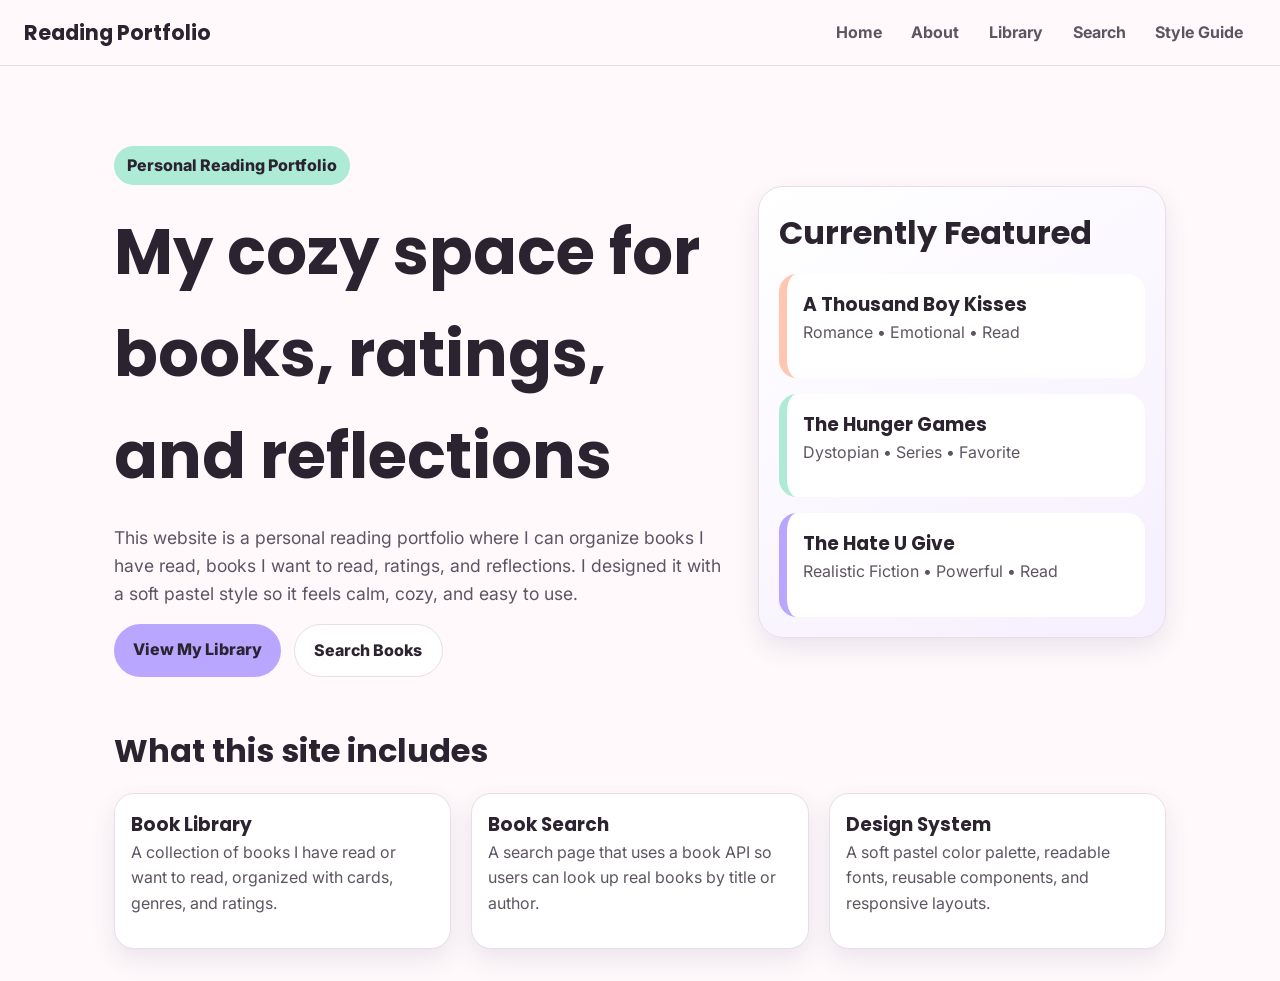
<file: index.html>
<!DOCTYPE html>
<html>
<head>
<title>Home</title>
<link rel="stylesheet" href="styles.css">
<link href="https://fonts.googleapis.com/css2?family=Inter:wght@400;500;600;700&family=Poppins:wght@500;600;700&display=swap" rel="stylesheet">
</head>
<body>

<nav>
<div class="logo">Reading Portfolio</div>
<div>
<a href="index.html">Home</a>
<a href="about.html">About</a>
<a href="library.html">Library</a>
<a href="search.html">Search</a>
<a href="style-guide.html">Style Guide</a>
</div>
</nav>

<div class="container">

<section class="hero">
<div>
<p class="eyebrow">Personal Reading Portfolio</p>
<h1>My cozy space for books, ratings, and reflections</h1>
<p class="hero-text">
This website is a personal reading portfolio where I can organize books I have read, books I want to read, ratings, and reflections. I designed it with a soft pastel style so it feels calm, cozy, and easy to use.
</p>

<div class="button-row">
<a class="home-btn primary" href="library.html">View My Library</a>
<a class="home-btn secondary" href="search.html">Search Books</a>
</div>
</div>

<div class="hero-card">
<h2>Currently Featured</h2>

<div class="featured-book peach">
<h3>A Thousand Boy Kisses</h3>
<p>Romance • Emotional • Read</p>
</div>

<div class="featured-book mint">
<h3>The Hunger Games</h3>
<p>Dystopian • Series • Favorite</p>
</div>

<div class="featured-book purple">
<h3>The Hate U Give</h3>
<p>Realistic Fiction • Powerful • Read</p>
</div>
</div>
</section>

<section>
<h2>What this site includes</h2>

<div class="grid">
<div class="card">
<h3>Book Library</h3>
<p>A collection of books I have read or want to read, organized with cards, genres, and ratings.</p>
</div>

<div class="card">
<h3>Book Search</h3>
<p>A search page that uses a book API so users can look up real books by title or author.</p>
</div>

<div class="card">
<h3>Design System</h3>
<p>A soft pastel color palette, readable fonts, reusable components, and responsive layouts.</p>
</div>
</div>
</section>

</div>

</body>
</html>
</file>
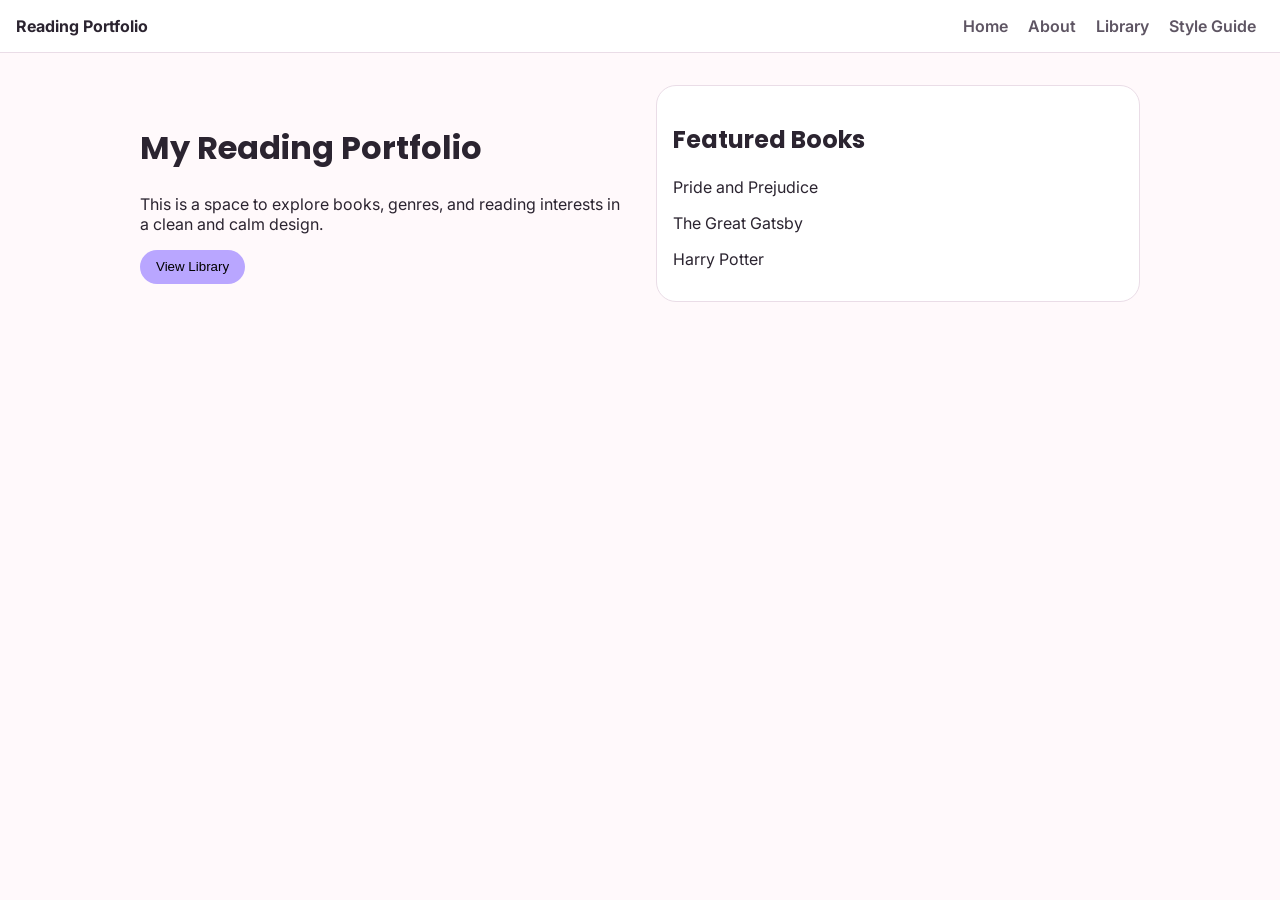
<file: chatgptversion/index.html>
<!DOCTYPE html>
<html>
<head>
<meta charset="UTF-8">
<title>Reading Portfolio</title>

<link href="https://fonts.googleapis.com/css2?family=Inter:wght@400;500;600;700&family=Poppins:wght@500;600;700&display=swap" rel="stylesheet">

<style>

:root{
--bg:#fff9fb;
--surface:#ffffff;
--primary:#b9a6ff;
--mint:#aeebd6;
--peach:#ffc7b2;
--blue:#d9e5ff;
--pink:#ffd9e8;
--text:#2b2430;
--text2:#5e5563;
--border:#eadde7;
--radius:20px;
}

body{
margin:0;
font-family:Inter;
background:var(--bg);
color:var(--text);
}

nav{
display:flex;
justify-content:space-between;
padding:1rem;
border-bottom:1px solid var(--border);
position:sticky;
top:0;
background:white;
}

nav a{
margin:0 0.5rem;
text-decoration:none;
font-weight:600;
color:var(--text2);
}

.container{
max-width:1000px;
margin:auto;
padding:2rem;
}

.page{
display:none;
}

.active{
display:block;
}

h1,h2{
font-family:Poppins;
}

.hero{
display:grid;
grid-template-columns:1fr 1fr;
gap:2rem;
align-items:center;
}

.card{
background:white;
padding:1rem;
border-radius:20px;
border:1px solid var(--border);
}

.grid{
display:grid;
grid-template-columns:repeat(auto-fit,minmax(250px,1fr));
gap:1rem;
}

.book-cover{
height:150px;
display:flex;
align-items:center;
justify-content:center;
border-radius:15px;
margin-bottom:0.5rem;
font-weight:bold;
}

.pink{background:var(--pink);}
.mint{background:var(--mint);}
.peach{background:var(--peach);}
.blue{background:var(--blue);}

button{
background:var(--primary);
border:none;
padding:0.6rem 1rem;
border-radius:20px;
cursor:pointer;
}

</style>
</head>

<body>

<nav>
<div><b>Reading Portfolio</b></div>
<div>
<a href="#" onclick="showPage('home')">Home</a>
<a href="#" onclick="showPage('about')">About</a>
<a href="#" onclick="showPage('library')">Library</a>
<a href="#" onclick="showPage('style')">Style Guide</a>
</div>
</nav>

<div class="container">

<!-- HOME -->
<div id="home" class="page active">
<div class="hero">
<div>
<h1>My Reading Portfolio</h1>
<p>This is a space to explore books, genres, and reading interests in a clean and calm design.</p>
<button onclick="showPage('library')">View Library</button>
</div>

<div class="card">
<h2>Featured Books</h2>
<p>Pride and Prejudice</p>
<p>The Great Gatsby</p>
<p>Harry Potter</p>
</div>
</div>
</div>

<!-- ABOUT -->
<div id="about" class="page">
<h1>About Reading</h1>
<p>This portfolio highlights popular genres like romance, dystopian, and realistic fiction. These genres focus on relationships, society, and emotional storytelling.</p>

<div class="grid">
<div class="card"><h3>Romance</h3><p>Stories about relationships and emotions.</p></div>
<div class="card"><h3>Dystopian</h3><p>Futuristic worlds and survival themes.</p></div>
<div class="card"><h3>Realistic Fiction</h3><p>Stories that reflect real-life experiences.</p></div>
</div>
</div>

<!-- LIBRARY -->
<div id="library" class="page">
<h1>Popular Books</h1>

<div class="grid">

<div class="card">
<div class="book-cover pink">Pride and Prejudice</div>
<p>Jane Austen</p>
</div>

<div class="card">
<div class="book-cover peach">The Great Gatsby</div>
<p>F. Scott Fitzgerald</p>
</div>

<div class="card">
<div class="book-cover blue">1984</div>
<p>George Orwell</p>
</div>

<div class="card">
<div class="book-cover mint">Harry Potter</div>
<p>J.K. Rowling</p>
</div>

<div class="card">
<div class="book-cover peach">The Hunger Games</div>
<p>Suzanne Collins</p>
</div>

<div class="card">
<div class="book-cover blue">The Fault in Our Stars</div>
<p>John Green</p>
</div>

</div>
</div>

<!-- STYLE -->
<div id="style" class="page">
<h1>Style Guide</h1>
<p>Fonts: Poppins (headings) and Inter (body)</p>
<p>Colors: pastel purple, mint, peach, blush pink, and light blue</p>
<p>This design focuses on readability, spacing, and a calm aesthetic.</p>
</div>

</div>

<script>
function showPage(page){
document.querySelectorAll('.page').forEach(p=>{
p.classList.remove('active');
});
document.getElementById(page).classList.add('active');
}
</script>

</body>
</html>
</file>
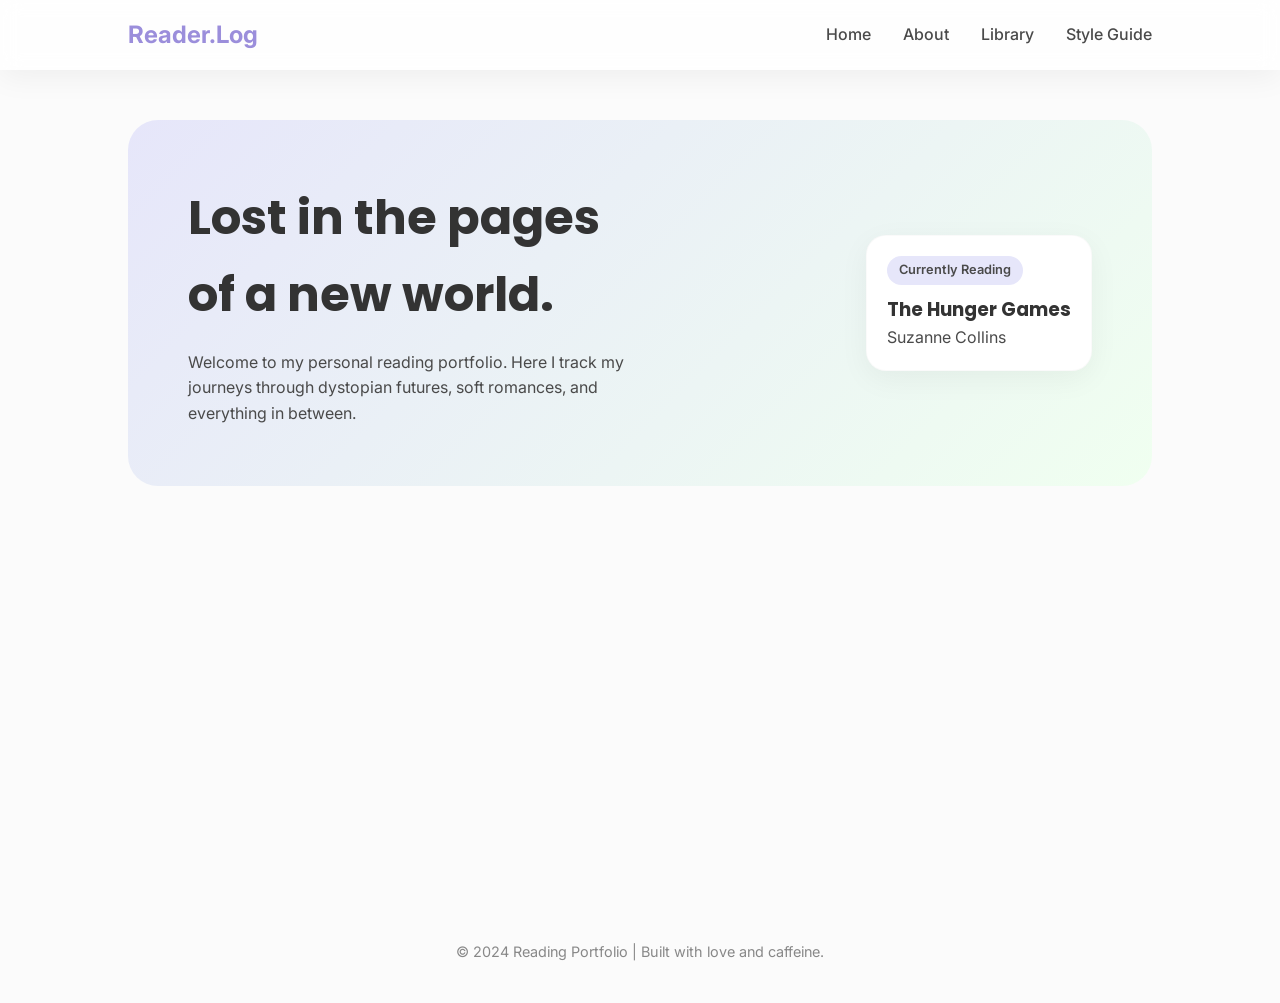
<file: geminiversion/index.html>
<!DOCTYPE html>
<html lang="en">
<head>
    <meta charset="UTF-8">
    <meta name="viewport" content="width=device-width, initial-scale=1.0">
    <title>My Reading Portfolio</title>
    <link href="https://fonts.googleapis.com/css2?family=Inter:wght@400;500&family=Poppins:wght@600;700&display=swap" rel="stylesheet">
    
    <style>
        :root {
            --lavender: #E6E6FA;
            --mint: #F0FFF0;
            --peach: #FFDAB9;
            --blush: #FFE4E1;
            --dark-text: #4A4A4A;
            --white: #ffffff;
            --shadow: 0 8px 30px rgba(0,0,0,0.05);
        }

        * {
            margin: 0;
            padding: 0;
            box-sizing: border-box;
        }

        body {
            font-family: 'Inter', sans-serif;
            background-color: #fbfbfb;
            color: var(--dark-text);
            line-height: 1.6;
        }

        h1, h2, h3 {
            font-family: 'Poppins', sans-serif;
            color: #333;
        }

        /* Navigation */
        nav {
            position: fixed;
            top: 0;
            width: 100%;
            background: rgba(255, 255, 255, 0.8);
            backdrop-filter: blur(10px);
            padding: 1rem 10%;
            display: flex;
            justify-content: space-between;
            align-items: center;
            z-index: 1000;
            box-shadow: var(--shadow);
        }

        .logo {
            font-weight: 700;
            font-size: 1.5rem;
            color: #9b8edb; /* Lavender accent */
        }

        .nav-links {
            display: flex;
            gap: 2rem;
        }

        .nav-links a {
            text-decoration: none;
            color: var(--dark-text);
            font-weight: 500;
            transition: color 0.3s;
            cursor: pointer;
        }

        .nav-links a:hover {
            color: #9b8edb;
        }

        /* Sections Visibility */
        section {
            display: none;
            padding: 100px 10% 60px;
            min-height: 100vh;
            animation: fadeIn 0.5s ease;
        }

        section.active {
            display: block;
        }

        @keyframes fadeIn {
            from { opacity: 0; transform: translateY(10px); }
            to { opacity: 1; transform: translateY(0); }
        }

        /* Hero Section */
        .hero {
            background: linear-gradient(135deg, var(--lavender), var(--mint));
            border-radius: 30px;
            padding: 60px;
            display: flex;
            align-items: center;
            justify-content: space-between;
            margin-top: 20px;
        }

        .hero-text { max-width: 50%; }
        .hero-text h1 { font-size: 3rem; margin-bottom: 1rem; }
        
        /* Grid System */
        .grid {
            display: grid;
            grid-template-columns: repeat(auto-fill, minmax(280px, 1fr));
            gap: 2rem;
            margin-top: 3rem;
        }

        .card {
            background: var(--white);
            padding: 20px;
            border-radius: 20px;
            box-shadow: var(--shadow);
            transition: transform 0.3s ease;
            border: 1px solid rgba(0,0,0,0.02);
        }

        .card:hover {
            transform: translateY(-10px);
        }

        .badge {
            display: inline-block;
            padding: 4px 12px;
            border-radius: 20px;
            font-size: 0.8rem;
            font-weight: 600;
            margin-bottom: 10px;
        }

        /* Genre Colors */
        .romance { background: var(--blush); }
        .dystopian { background: var(--lavender); }
        .realistic { background: var(--mint); }

        /* Style Guide Page */
        .color-swatch {
            width: 100px;
            height: 100px;
            border-radius: 15px;
            margin-bottom: 10px;
        }

        .footer {
            text-align: center;
            padding: 40px;
            font-size: 0.9rem;
            color: #888;
        }
    </style>
</head>
<body>

    <nav>
        <div class="logo">Reader.Log</div>
        <div class="nav-links">
            <a onclick="showSection('home')">Home</a>
            <a onclick="showSection('about')">About</a>
            <a onclick="showSection('library')">Library</a>
            <a onclick="showSection('style')">Style Guide</a>
        </div>
    </nav>

    <section id="home" class="active">
        <div class="hero">
            <div class="hero-text">
                <h1>Lost in the pages of a new world.</h1>
                <p>Welcome to my personal reading portfolio. Here I track my journeys through dystopian futures, soft romances, and everything in between.</p>
            </div>
            <div class="featured-book">
                <div class="card">
                    <span class="badge dystopian">Currently Reading</span>
                    <h3>The Hunger Games</h3>
                    <p>Suzanne Collins</p>
                </div>
            </div>
        </div>
    </section>

    <section id="about">
        <h2>About My Reading</h2>
        <div class="card" style="margin-top: 2rem;">
            <p>I started this portfolio to document the 50+ books I read every year. My favorite genres include <b>Dystopian</b> for the thrill and <b>Romance</b> for the cozy vibes. I believe every book leaves a fingerprint on your soul.</p>
        </div>
    </section>

    <section id="library">
        <h2>My Library</h2>
        <div class="grid">
            <div class="card">
                <span class="badge romance">Romance</span>
                <h3>Beach Read</h3>
                <p>Emily Henry</p>
            </div>
            <div class="card">
                <span class="badge dystopian">Dystopian</span>
                <h3>Red Rising</h3>
                <p>Pierce Brown</p>
            </div>
            <div class="card">
                <span class="badge realistic">Realistic Fiction</span>
                <h3>Tomorrow, and Tomorrow, and Tomorrow</h3>
                <p>Gabrielle Zevin</p>
            </div>
            <div class="card">
                <span class="badge romance">Romance</span>
                <h3>The Love Hypothesis</h3>
                <p>Ali Hazelwood</p>
            </div>
        </div>
    </section>

    <section id="style">
        <h2>Style Guide</h2>
        <div class="grid">
            <div class="card">
                <div class="color-swatch" style="background: var(--lavender);"></div>
                <p>Lavender (#E6E6FA)</p>
            </div>
            <div class="card">
                <div class="color-swatch" style="background: var(--mint);"></div>
                <p>Mint (#F0FFF0)</p>
            </div>
            <div class="card">
                <div class="color-swatch" style="background: var(--peach);"></div>
                <p>Peach (#FFDAB9)</p>
            </div>
            <div class="card">
                <div class="color-swatch" style="background: var(--blush);"></div>
                <p>Blush Pink (#FFE4E1)</p>
            </div>
        </div>
        <div class="card" style="margin-top: 2rem;">
            <h3>Typography</h3>
            <p style="font-family: 'Poppins'; font-size: 1.5rem;">Poppins - Headings</p>
            <p style="font-family: 'Inter';">Inter - Body text for maximum readability.</p>
        </div>
    </section>

    <div class="footer">
        &copy; 2024 Reading Portfolio | Built with love and caffeine.
    </div>

    <script>
        function showSection(sectionId) {
            // Hide all sections
            const sections = document.querySelectorAll('section');
            sections.forEach(section => {
                section.classList.remove('active');
            });

            // Show target section
            const target = document.getElementById(sectionId);
            target.classList.add('active');

            // Scroll to top
            window.scrollTo(0, 0);
        }
    </script>
</body>
</html>
</file>
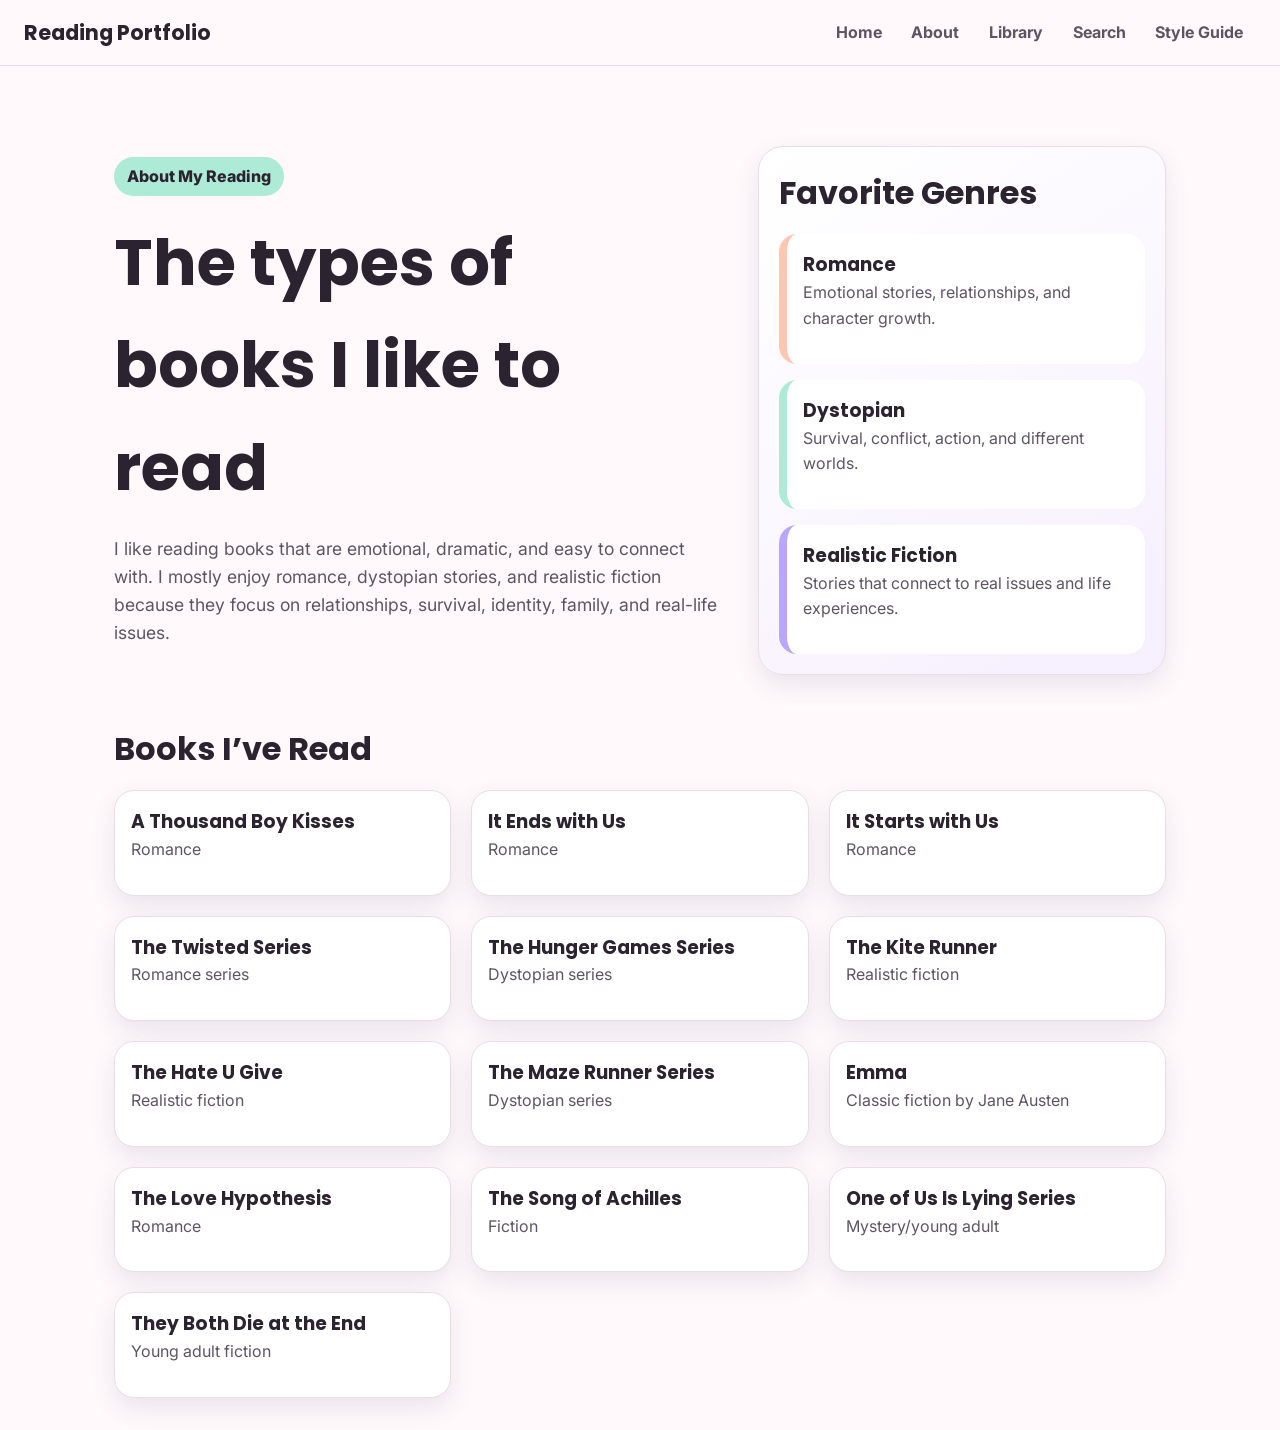
<file: about.html>
<!DOCTYPE html>
<html>
<head>
<title>About My Reading</title>
<link rel="stylesheet" href="styles.css">
<link href="https://fonts.googleapis.com/css2?family=Inter:wght@400;500;600;700&family=Poppins:wght@500;600;700&display=swap" rel="stylesheet">
</head>
<body>

<nav>
<div class="logo">Reading Portfolio</div>
<div>
<a href="index.html">Home</a>
<a href="about.html">About</a>
<a href="library.html">Library</a>
<a href="search.html">Search</a>
<a href="style-guide.html">Style Guide</a>
</div>
</nav>

<div class="container">

<section class="hero">
<div>
<p class="eyebrow">About My Reading</p>
<h1>The types of books I like to read</h1>
<p class="hero-text">
I like reading books that are emotional, dramatic, and easy to connect with. I mostly enjoy romance, dystopian stories, and realistic fiction because they focus on relationships, survival, identity, family, and real-life issues.
</p>
</div>

<div class="hero-card">
<h2>Favorite Genres</h2>

<div class="featured-book peach">
<h3>Romance</h3>
<p>Emotional stories, relationships, and character growth.</p>
</div>

<div class="featured-book mint">
<h3>Dystopian</h3>
<p>Survival, conflict, action, and different worlds.</p>
</div>

<div class="featured-book purple">
<h3>Realistic Fiction</h3>
<p>Stories that connect to real issues and life experiences.</p>
</div>
</div>
</section>

<section>
<h2>Books I’ve Read</h2>

<div class="grid">
<div class="card"><h3>A Thousand Boy Kisses</h3><p>Romance</p></div>
<div class="card"><h3>It Ends with Us</h3><p>Romance</p></div>
<div class="card"><h3>It Starts with Us</h3><p>Romance</p></div>
<div class="card"><h3>The Twisted Series</h3><p>Romance series</p></div>
<div class="card"><h3>The Hunger Games Series</h3><p>Dystopian series</p></div>
<div class="card"><h3>The Kite Runner</h3><p>Realistic fiction</p></div>
<div class="card"><h3>The Hate U Give</h3><p>Realistic fiction</p></div>
<div class="card"><h3>The Maze Runner Series</h3><p>Dystopian series</p></div>
<div class="card"><h3>Emma</h3><p>Classic fiction by Jane Austen</p></div>
<div class="card"><h3>The Love Hypothesis</h3><p>Romance</p></div>
<div class="card"><h3>The Song of Achilles</h3><p>Fiction</p></div>
<div class="card"><h3>One of Us Is Lying Series</h3><p>Mystery/young adult</p></div>
<div class="card"><h3>They Both Die at the End</h3><p>Young adult fiction</p></div>
</div>
</section>

</div>

</body>
</html>
</file>
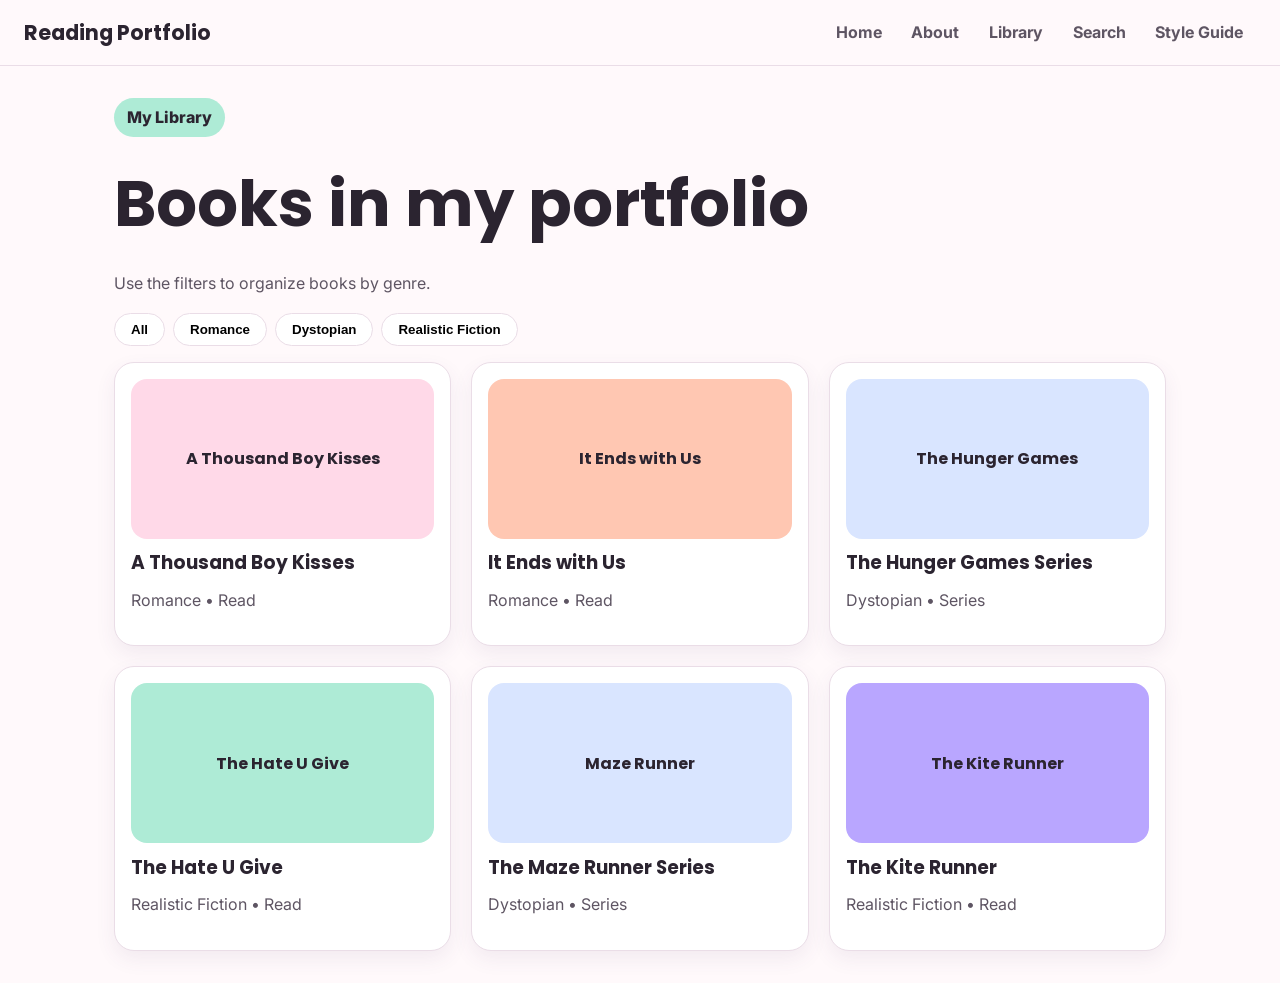
<file: library.html>
<!DOCTYPE html>
<html>
<head>
<title>Library</title>
<link rel="stylesheet" href="styles.css">
<link href="https://fonts.googleapis.com/css2?family=Inter:wght@400;500;600;700&family=Poppins:wght@500;600;700&display=swap" rel="stylesheet">
</head>
<body>

<nav>
<div class="logo">Reading Portfolio</div>
<div>
<a href="index.html">Home</a>
<a href="about.html">About</a>
<a href="library.html">Library</a>
<a href="search.html">Search</a>
<a href="style-guide.html">Style Guide</a>
</div>
</nav>

<div class="container">

<p class="eyebrow">My Library</p>
<h1>Books in my portfolio</h1>
<p>Use the filters to organize books by genre.</p>

<div class="filters">
<button class="filter-btn" data-filter="all">All</button>
<button class="filter-btn" data-filter="romance">Romance</button>
<button class="filter-btn" data-filter="dystopian">Dystopian</button>
<button class="filter-btn" data-filter="realistic">Realistic Fiction</button>
</div>

<div class="grid">
<div class="book-card book" data-type="romance">
<div class="book-cover cover-pink">A Thousand Boy Kisses</div>
<h3>A Thousand Boy Kisses</h3>
<p>Romance • Read</p>
</div>

<div class="book-card book" data-type="romance">
<div class="book-cover cover-peach">It Ends with Us</div>
<h3>It Ends with Us</h3>
<p>Romance • Read</p>
</div>

<div class="book-card book" data-type="dystopian">
<div class="book-cover cover-blue">The Hunger Games</div>
<h3>The Hunger Games Series</h3>
<p>Dystopian • Series</p>
</div>

<div class="book-card book" data-type="realistic">
<div class="book-cover cover-mint">The Hate U Give</div>
<h3>The Hate U Give</h3>
<p>Realistic Fiction • Read</p>
</div>

<div class="book-card book" data-type="dystopian">
<div class="book-cover cover-blue">Maze Runner</div>
<h3>The Maze Runner Series</h3>
<p>Dystopian • Series</p>
</div>

<div class="book-card book" data-type="realistic">
<div class="book-cover cover-purple">The Kite Runner</div>
<h3>The Kite Runner</h3>
<p>Realistic Fiction • Read</p>
</div>
</div>

</div>

<script src="script.js"></script>
</body>
</html>
</file>
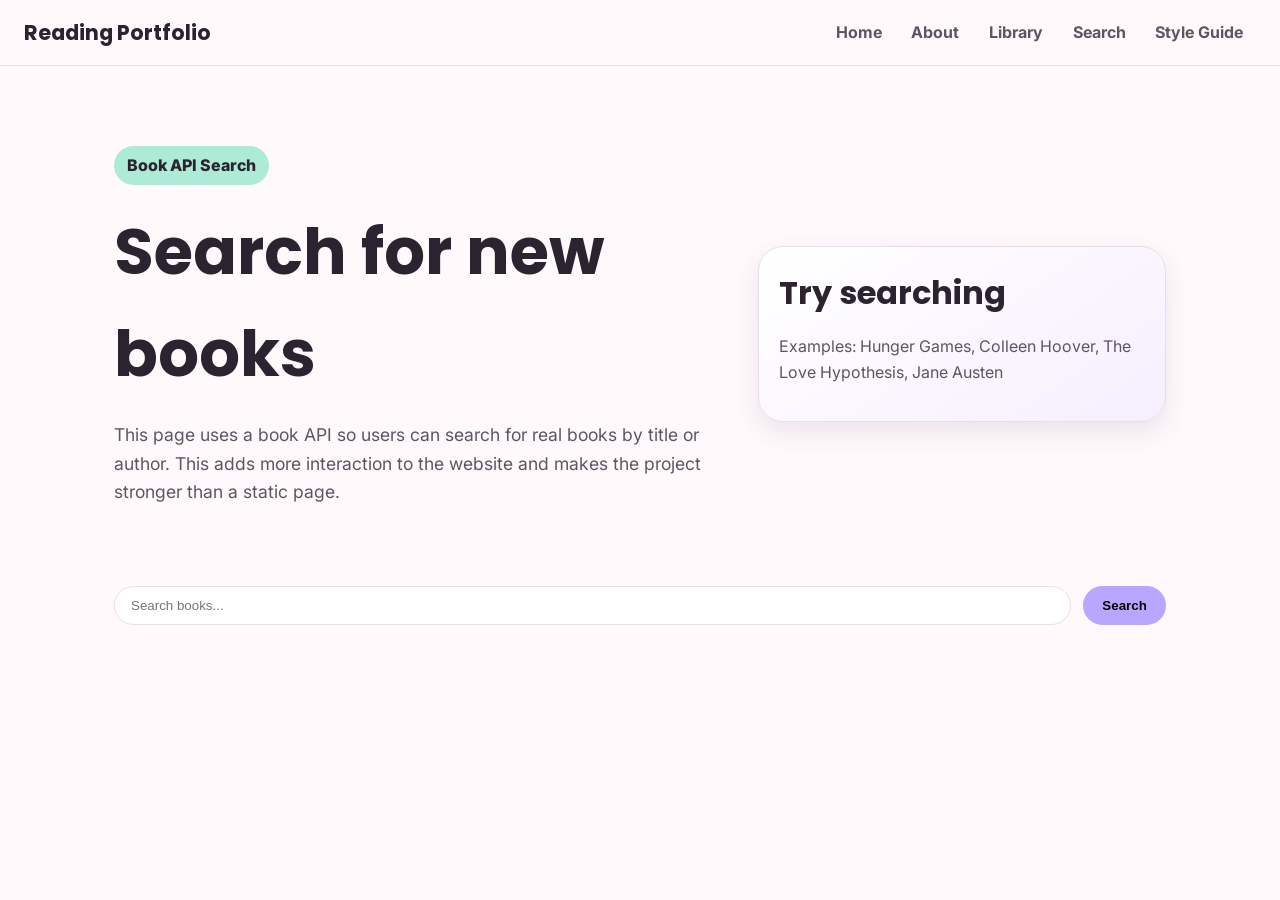
<file: search.html>
<!DOCTYPE html>
<html>
<head>
<title>Search Books</title>
<link rel="stylesheet" href="styles.css">
<link href="https://fonts.googleapis.com/css2?family=Inter:wght@400;500;600;700&family=Poppins:wght@500;600;700&display=swap" rel="stylesheet">
</head>
<body>

<nav>
<div class="logo">Reading Portfolio</div>
<div>
<a href="index.html">Home</a>
<a href="about.html">About</a>
<a href="library.html">Library</a>
<a href="search.html">Search</a>
<a href="style-guide.html">Style Guide</a>
</div>
</nav>

<div class="container">

<section class="hero">
<div>
<p class="eyebrow">Book API Search</p>
<h1>Search for new books</h1>
<p class="hero-text">
This page uses a book API so users can search for real books by title or author. This adds more interaction to the website and makes the project stronger than a static page.
</p>
</div>

<div class="hero-card">
<h2>Try searching</h2>
<p>Examples: Hunger Games, Colleen Hoover, The Love Hypothesis, Jane Austen</p>
</div>
</section>

<form id="searchForm" class="search-form">
<input id="searchInput" placeholder="Search books...">
<button type="submit">Search</button>
</form>

<div id="results" class="grid"></div>

</div>

<script src="script.js"></script>
</body>
</html>
</file>
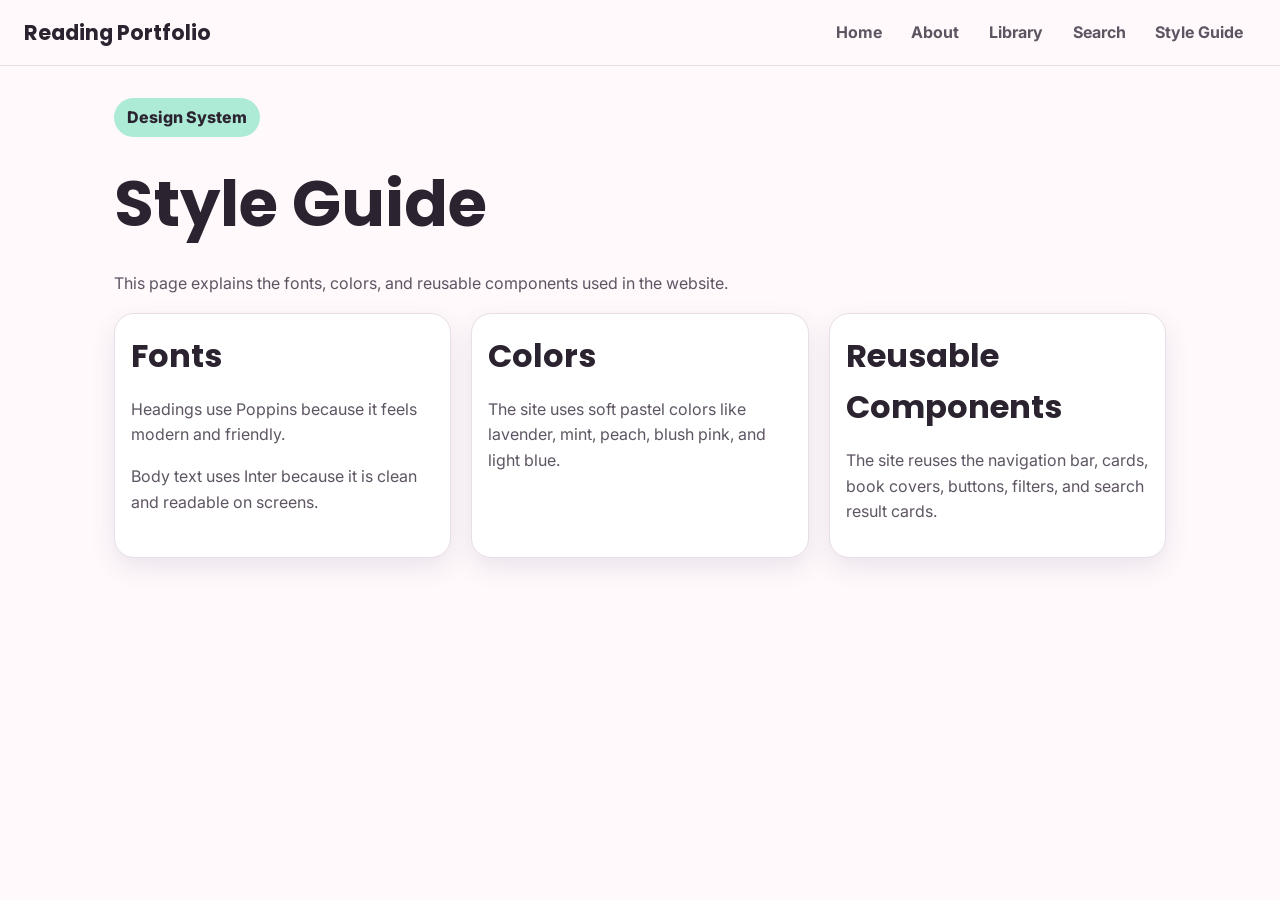
<file: style-guide.html>
<!DOCTYPE html>
<html>
<head>
<title>Style Guide</title>
<link rel="stylesheet" href="styles.css">
<link href="https://fonts.googleapis.com/css2?family=Inter:wght@400;500;600;700&family=Poppins:wght@500;600;700&display=swap" rel="stylesheet">
</head>
<body>

<nav>
<div class="logo">Reading Portfolio</div>
<div>
<a href="index.html">Home</a>
<a href="about.html">About</a>
<a href="library.html">Library</a>
<a href="search.html">Search</a>
<a href="style-guide.html">Style Guide</a>
</div>
</nav>

<div class="container">

<p class="eyebrow">Design System</p>
<h1>Style Guide</h1>
<p>This page explains the fonts, colors, and reusable components used in the website.</p>

<div class="grid">
<div class="card">
<h2>Fonts</h2>
<p>Headings use Poppins because it feels modern and friendly.</p>
<p>Body text uses Inter because it is clean and readable on screens.</p>
</div>

<div class="card">
<h2>Colors</h2>
<p>The site uses soft pastel colors like lavender, mint, peach, blush pink, and light blue.</p>
</div>

<div class="card">
<h2>Reusable Components</h2>
<p>The site reuses the navigation bar, cards, book covers, buttons, filters, and search result cards.</p>
</div>
</div>

</div>

</body>
</html>
</file>
<file: styles.css>
:root{
--font-heading:"Poppins", sans-serif;
--font-body:"Inter", sans-serif;

--bg:#fff9fb;
--surface:#ffffff;

--primary:#b9a6ff;
--primary-hover:#a894ff;
--mint:#aeebd6;
--peach:#ffc7b2;
--blue:#d9e5ff;
--pink:#ffd9e8;

--text:#2b2430;
--text2:#5e5563;
--border:#eadde7;

--shadow:0 10px 25px rgba(90,70,120,0.12);
--radius:20px;
}

*{
box-sizing:border-box;
margin:0;
padding:0;
}

body{
font-family:var(--font-body);
background:var(--bg);
color:var(--text);
line-height:1.6;
}

/* NAV */
nav{
display:flex;
justify-content:space-between;
align-items:center;
padding:1rem 1.5rem;
border-bottom:1px solid var(--border);
background:rgba(255,249,251,0.95);
backdrop-filter:blur(10px);
position:sticky;
top:0;
}

nav a{
text-decoration:none;
font-weight:700;
color:var(--text2);
padding:0.5rem 0.8rem;
border-radius:999px;
}

nav a:hover{
background:var(--primary);
color:var(--text);
}

/* CONTAINER */
.container{
max-width:1100px;
margin:auto;
padding:2rem 1.5rem;
}

/* HEADINGS */
h1,h2,h3{
font-family:var(--font-heading);
}

h1{
font-size:clamp(2.2rem,5vw,4rem);
margin-bottom:1rem;
}

h2{
font-size:2rem;
margin-bottom:1rem;
}

p{
color:var(--text2);
margin-bottom:1rem;
}

/* BUTTONS */
button{
background:var(--primary);
border:none;
padding:0.6rem 1.2rem;
border-radius:999px;
font-weight:700;
cursor:pointer;
transition:0.2s;
}

button:hover{
background:var(--primary-hover);
transform:translateY(-2px);
}

/* GRID */
.grid{
display:grid;
grid-template-columns:repeat(auto-fit,minmax(250px,1fr));
gap:1.25rem;
margin-top:1rem;
}

/* CARD */
.card{
background:var(--surface);
border:1px solid var(--border);
border-radius:var(--radius);
padding:1rem;
box-shadow:var(--shadow);
}

/* BOOK CARD */
.book-card{
background:white;
border-radius:var(--radius);
border:1px solid var(--border);
padding:1rem;
box-shadow:0 8px 20px rgba(90,70,120,0.08);
display:flex;
flex-direction:column;
gap:0.6rem;
}

.book-cover{
height:160px;
display:flex;
align-items:center;
justify-content:center;
border-radius:16px;
font-family:var(--font-heading);
font-weight:700;
text-align:center;
padding:1rem;
}

.cover-pink{background:var(--pink);}
.cover-purple{background:var(--primary);}
.cover-mint{background:var(--mint);}
.cover-peach{background:var(--peach);}
.cover-blue{background:var(--blue);}

/* TAGS */
.tag-row{
display:flex;
gap:0.5rem;
flex-wrap:wrap;
}

.tag{
font-size:0.75rem;
background:#f3ecff;
padding:0.3rem 0.6rem;
border-radius:999px;
font-weight:700;
}

/* FILTER BUTTONS */
.filters{
display:flex;
gap:0.5rem;
flex-wrap:wrap;
margin:1rem 0;
}

.filter-btn{
background:white;
border:1px solid var(--border);
padding:0.5rem 1rem;
border-radius:999px;
font-weight:700;
cursor:pointer;
}

.filter-btn:hover{
background:var(--mint);
}

/* SEARCH */
.search-form{
display:flex;
gap:0.75rem;
margin:1rem 0;
}

input{
flex:1;
padding:0.7rem 1rem;
border-radius:999px;
border:1px solid var(--border);
}

input:focus{
outline:3px solid #e8ddff;
}

/* API IMAGE */
.api-cover{
width:100%;
height:190px;
object-fit:contain;
background:#f6efff;
border-radius:16px;
padding:0.5rem;
}

/* STYLE GUIDE COLORS */
.color-row{
display:grid;
grid-template-columns:repeat(5,1fr);
gap:0.5rem;
margin-top:1rem;
}

.swatch{
height:70px;
border-radius:16px;
border:1px solid var(--border);
}

/* MOBILE */
@media(max-width:700px){
nav{
flex-direction:column;
align-items:flex-start;
}
.search-form{
flex-direction:column;
}
}
.logo{
font-family:var(--font-heading);
font-size:1.3rem;
font-weight:700;
}

.hero{
display:grid;
grid-template-columns:1.2fr 0.8fr;
gap:2rem;
align-items:center;
padding:3rem 0;
}

.eyebrow{
color:var(--text);
font-weight:800;
background:var(--mint);
display:inline-block;
padding:0.4rem 0.8rem;
border-radius:999px;
margin-bottom:1rem;
}

.hero-text{
font-size:1.1rem;
max-width:650px;
}

.button-row{
display:flex;
gap:0.8rem;
flex-wrap:wrap;
margin-top:1rem;
}

.home-btn{
text-decoration:none;
padding:0.8rem 1.2rem;
border-radius:999px;
font-weight:800;
}

.home-btn.primary{
background:var(--primary);
color:var(--text);
}

.home-btn.secondary{
background:white;
color:var(--text);
border:1px solid var(--border);
}

.hero-card{
background:linear-gradient(145deg,#ffffff,#f6efff);
border:1px solid var(--border);
border-radius:25px;
padding:1.25rem;
box-shadow:var(--shadow);
}

.featured-book{
padding:1rem;
border-radius:18px;
margin-top:1rem;
background:white;
border-left:8px solid var(--peach);
}

.featured-book.mint{
border-left-color:var(--mint);
}

.featured-book.purple{
border-left-color:var(--primary);
}

@media(max-width:800px){
.hero{
grid-template-columns:1fr;
}
}
</file>
